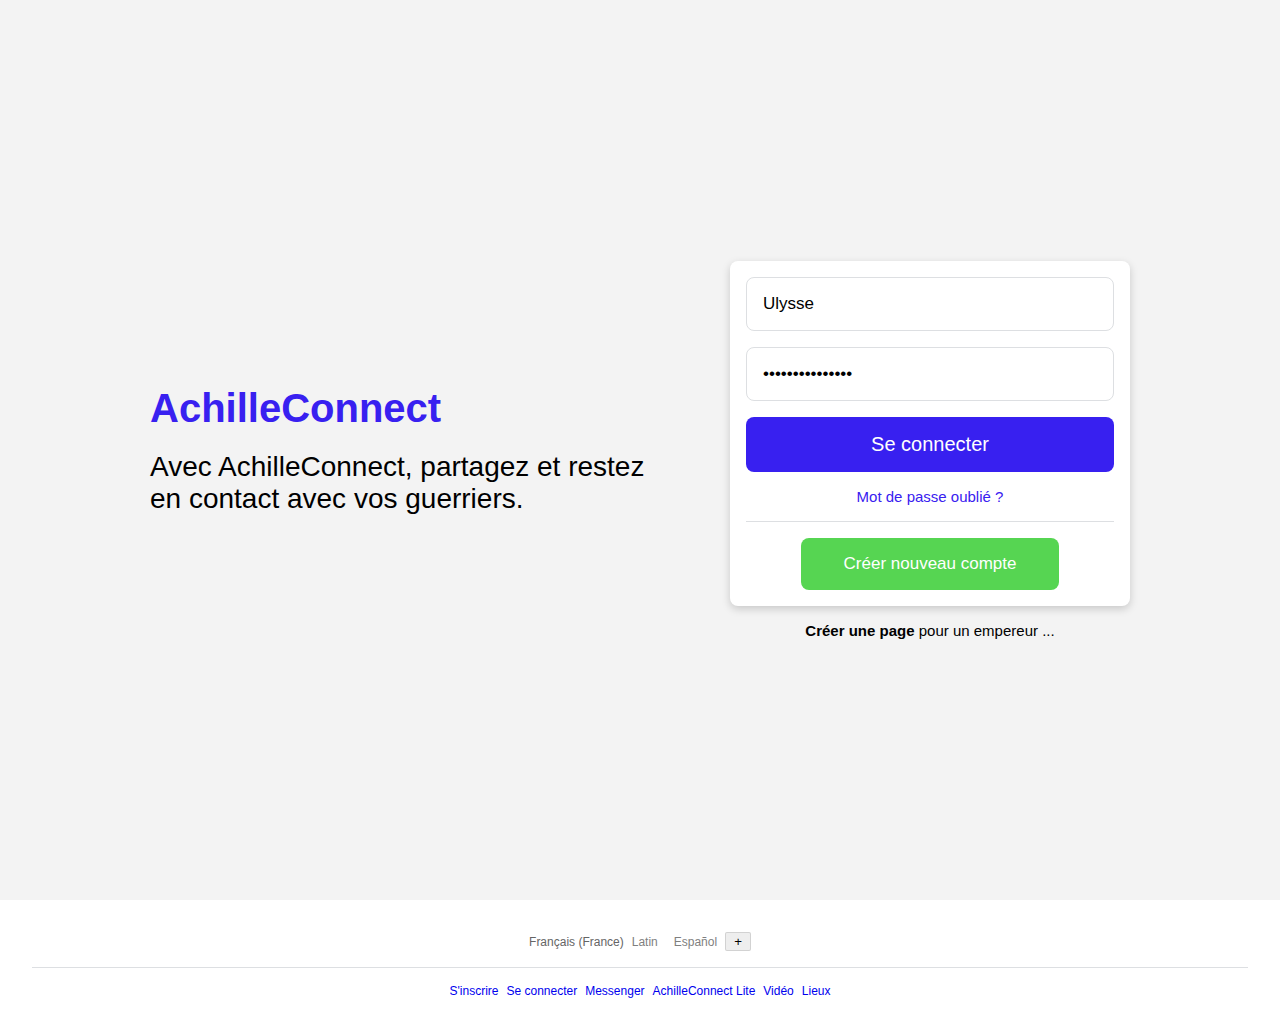
<file: index.html>
<!DOCTYPE html>
<html lang="fr">
<head>
    <meta charset="UTF-8">
    <meta name="viewport" content="width=device-width, initial-scale=1.0">
    <title>AchilleConnect - Connexion ou inscription</title>
    <link rel="shortcut icon" href="./images/icon/AchilleIcon.webp" type="image/x-icon">
    <link rel="stylesheet" href="./style/reset.css">
    <link rel="stylesheet" href="./style/login.css">
    <link rel="stylesheet" href="./style/footer.css">
</head>
<body>
    <main>
        <section id="login">
            <div id="left-login">
                <div class="title">
                    <h1>AchilleConnect</h1>
                </div>
                <div id="content">
                    <p>Avec AchilleConnect, partagez et restez en contact avec vos guerriers.</p>
                </div>
            </div>
            <div id="right-login">
                <form action="#">
                    <div id="login-form">
                        <input type="text" name="mail" id="mail" spellcheck="false" placeholder="Addresse e-mail ou numéro de tél." value="Ulysse">
                        <input type="password" name="password" id="password" placeholder="Votre mot de passe..." value="Gu3rr3-D3-Tr0i3">
                    </div>
                    <div id="buttons">
                        <a href="./pages/feed.html" id="connect-button">Se connecter</a>
                        <div id="forget-password">
                            <a href="#">Mot de passe oublié ?</a>
                        </div>
                    </div>
                    <div id="line"></div>
                    <div id="createAccount">
                        <button>Créer nouveau compte</button>
                    </div>
                </form>
                <div id="special-account">
                    <p><a href="#">Créer une page</a> pour un empereur ...</p>
                </div>
            </div>
        </section>
    </main>

    <footer>
        <div id="languages">
            <ul>
                <li><p>Français (France)</p></li>
                <li><a href="#">Latin</p></li>
                <li><a href="#">Español</a></li>
                <button style="user-select: none;">+</button>
            </ul>
        </div>
        <div id="line"></div>
        <div id="footer-content">
            <ul>
                <li><a href="#">S'inscrire</a></li>
                <li><a href="#">Se connecter</a></li>
                <li><a href="#">Messenger</a></li>
                <li><a href="#">AchilleConnect Lite</a></li>
                <li><a href="#">Vidéo</a></li>
                <li><a href="#">Lieux</a></li>
            </ul>
        </div>
    </footer>
</body>
</html>
</file>
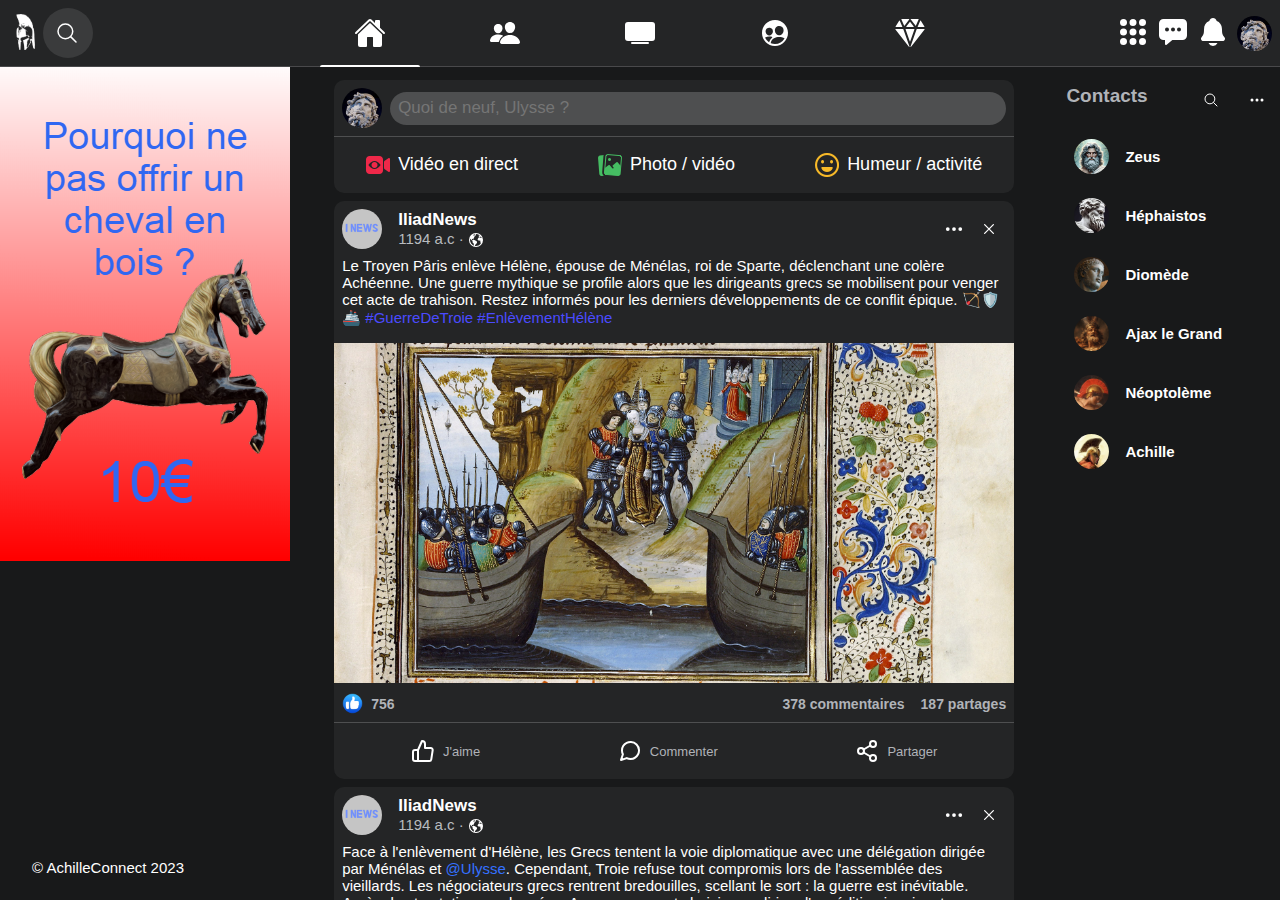
<file: pages/feed.html>
<!DOCTYPE html>
<html lang="fr">
<head>
    <meta charset="UTF-8">
    <meta name="viewport" content="width=device-width, initial-scale=1.0">
    <title>AchilleConnect</title>
    <link rel="stylesheet" href="../style/reset.css">
    <link rel="stylesheet" href="../style/style.css">
    <link rel="stylesheet" href="../style/header.css">
    <link rel="stylesheet" href="../style/footer.css">
    <link rel="stylesheet" href="../style/feed.css">
    <link rel="shortcut icon" href="../images/icon/AchilleIcon.webp">
</head>
<body>
    <header>
        <div id="lch">
            <div id="logo">
                <img src="../images/icon/AchilleIcon.webp" alt="Logo site">
            </div>
            <div id="research">
                <img src="../images/icon/search-outline.svg" alt="loupe">
                <input type="text" name="" id="" placeholder="Recherche">
            </div>
        </div>

        <div id="cch">
            <ul>
                <li id="active"><a href="#"><img src="../images/icon/home.svg" alt=""></a></li>
                <li><a href="#"><img src="../images/icon/people.svg" alt=""></a></li>
                <li><a href="#"><img src="../images/icon/tv.svg" alt=""></a></li>
                <li><a href="#"><img src="../images/icon/people-circle.svg" alt=""></a></li>
                <li><a href="#"><img src="../images/icon/diamond.svg" alt=""></a></li>
            </ul>
        </div>

        <div id="rch">
            <ul>
                <li class="rch-1"><a href="#"><img src="../images/icon/apps.svg" alt=""></a></li>
                <li class="rch-1"><a href="#"><img src="../images/icon/chatbox-ellipses.svg" alt=""></a></li>
                <li class="rch-1"><a href="#"><img src="../images/icon/notifications.svg" alt=""></a></li>
                <li id="rch-p"><a href="#"><div id="logo-profil"><img src="../images/logos/logo-ulysse.webp" alt=""></div></a></li>
            </ul>
        </div>
    </header>

    <main>
        <aside id="ad">
            <div id="advertisement">
                <a href="#"><img src="../images/pub/pub1.png" alt="pub1"></a>
            </div>

            <div id="copyright">
                <p>&copy; AchilleConnect 2023</p>
            </div>
        </aside>

        <section>
            <div id="scroll-section">
                <div class="content-section">
                    <div id="send-message">
                        <div class="profil-picture">
                            <img src="../images/logos/logo-ulysse.webp" alt="logo-profil">
                        </div>

                        <div id="message-input">
                            <input type="text" placeholder="Quoi de neuf, Ulysse ?">
                        </div>
                    </div>
    
                    <div id="send-button">
                        <ul>
                            <li><a href="#"><img src="../images/icon/camera.png" alt="video">Vidéo en direct</a></li>
                            <li><a href="#"><img src="../images/icon/photo.png" alt="video">Photo / vidéo</a></li>
                            <li id="mood"><a href="#"><img src="../images/icon/humeur.png" alt="video">Humeur / activité</a></li>
                        </ul>
                    </div>
                </div>
    
                <!-- --- -->

                <div class="content-section">
                    <div class="top-message-content">
                        <div class="top-left-post">
                            <div class="profil-picture">
                                <img src="../images/logos/inews.PNG" alt="photo-de-profil">
                            </div>
                            <div class="nom-date">
                                <div class="nom-post">
                                    <p><strong>IliadNews</strong></p>
                                </div>
                                <div class="date-post">
                                    <p>1194 a.c<span> · </span><img draggable="false" src="../images/icon/earth.svg" alt=""></p>
                                </div>
                            </div>
                        </div>
                        <div class="top-right-post">
                            <a href="#"><img src="../images/icon/ellipsis-horizontal.svg" alt=""></a>
                            <a href="#"><img src="../images/icon/close-outline.svg" alt="close"></a>
                        </div>
                    </div>
    
                    <div class="message-desc">
                        <p>Le Troyen Pâris enlève Hélène, épouse de Ménélas, roi de Sparte, déclenchant une colère Achéenne. Une guerre mythique se profile alors que les dirigeants grecs se mobilisent pour venger cet acte de trahison. Restez informés pour les derniers développements de ce conflit épique. 🏹🛡️🚢 <a href="" class="hastag">#GuerreDeTroie</a> <a href="" class="hastag">#EnlèvementHélène</a></p>
                    </div>
    
                    <div class="message-image">
                        <img src="../images/contenu/partie1/enlevement_d-helene.jpg" alt="">
                    </div>
    
                    <div class="bottom-message-content">
                        <div class="like-comment-count">
                            <div class="like">
                                <img src="../images/icon/like.png" alt="like">
                                <p>756</p>
                            </div>
                            <div class="comment">
                                <p>378 commentaires</p>
                                <p>187 partages</p>
                            </div>
                        </div>
    
                        <div class="like-comment-button">
                            <a href="#"><img src="../images/icon/thumbs-up.svg" alt=""> J'aime</a>
                            <a href="#"><img src="../images/icon/comment.svg" alt=""> Commenter</a>
                            <a href="#"><img src="../images/icon/share.svg" alt=""> Partager</a>
                        </div>
                    </div>
                </div>

                <!-- --- -->

                <div class="content-section">
                    <div class="top-message-content">
                        <div class="top-left-post">
                            <div class="profil-picture">
                                <img src="../images/logos/inews.PNG" alt="photo-de-profil">
                            </div>
                            <div class="nom-date">
                                <div class="nom-post">
                                    <p><strong>IliadNews</strong></p>
                                </div>
                                <div class="date-post">
                                    <p>1194 a.c<span> · </span><img draggable="false" src="../images/icon/earth.svg" alt=""></p>
                                </div>
                            </div>
                        </div>
                        <div class="top-right-post">
                            <a href="#"><img src="../images/icon/ellipsis-horizontal.svg" alt=""></a>
                            <a href="#"><img src="../images/icon/close-outline.svg" alt="close"></a>
                        </div>
                    </div>
    
                    <div class="message-desc">
                        <p>Face à l'enlèvement d'Hélène, les Grecs tentent la voie diplomatique avec une délégation dirigée par Ménélas et <a href="" class="tag">@Ulysse</a>. Cependant, Troie refuse tout compromis lors de l'assemblée des vieillards. Les négociateurs grecs rentrent bredouilles, scellant le sort : la guerre est inévitable. Après des tractations prolongées, Agamemnon est choisi pour diriger l'expédition imminente. Restez à l'affût des développements de cette crise qui façonne le destin des Achéens. 🕊️⚔️ <a href="" class="hastag">#GuerreDeTroie</a> <a href="" class="hastag">#NégociationsÉchouées</a></p>
                    </div>
    
                    <div class="bottom-message-content">
                        <div class="like-comment-count">
                            <div class="like">
                                <img src="../images/icon/like.png" alt="like">
                                <p>942</p>
                            </div>
                            <div class="comment">
                                <p>684 commentaires</p>
                                <p>376 partages</p>
                            </div>
                        </div>
    
                        <div class="like-comment-button">
                            <a href="#"><img src="../images/icon/thumbs-up.svg" alt=""> J'aime</a>
                            <a href="#"><img src="../images/icon/comment.svg" alt=""> Commenter</a>
                            <a href="#"><img src="../images/icon/share.svg" alt=""> Partager</a>
                        </div>
                    </div>
                </div>

                <!-- --- -->
                
                <div class="content-section">
                    <div class="top-message-content">
                        <div class="top-left-post">
                            <div class="profil-picture">
                                <img src="../images/logos/inews.PNG" alt="photo-de-profil">
                            </div>
                            <div class="nom-date">
                                <div class="nom-post">
                                    <p><strong>IliadNews</strong></p>
                                </div>
                                <div class="date-post">
                                    <p>1192 a.c<span> · </span><img draggable="false" src="../images/icon/earth.svg" alt=""></p>
                                </div>
                            </div>
                        </div>
                        <div class="top-right-post">
                            <a href="#"><img src="../images/icon/ellipsis-horizontal.svg" alt=""></a>
                            <a href="#"><img src="../images/icon/close-outline.svg" alt="close"></a>
                        </div>
                    </div>
    
                    <div class="message-desc">
                        <p>Dans les prémices de la guerre de Troie, la construction de la flotte s'étend sur deux ans, et les armées se mobilisent. Cependant, une tension se forme parmi les guerriers, certains hésitant à rejoindre l'expédition.
                            <br>
                            <br>
                            Dans une série de manœuvres dignes d'une épopée, Ulysse, de retour à Ithaque, tente d'échapper à la guerre en feignant la folie. Mais ses ruses sont déjouées par Nestor (ou Palamède), qui utilise habilement son fils Télémaque pour révéler la vérité. Démasqué, Ulysse est contraint de participer à l'effort de guerre.
                            <br>
                            <br>
                            Pendant ce temps, le jeune Achille, caché sur l'île de Scyros sur les ordres de sa mère Thétis, est découvert par Ulysse, réputé pour ses stratagèmes. Déguisé en marchand ambulant, Ulysse attire l'attention des filles du roi de Scyros avec des trésors séduisants. Lorsqu'une trompette guerrière retentit, une seule des jeunes filles se montre prête à combattre, révélant ainsi la véritable identité d'Achille. Les mystères et les ruses préfigurent l'éclat imminent de la guerre à venir. 🏹🛡️ <a href="" class="hastag">#GuerreDeTroie</a> <a href="" class="hastag">#Ulysse</a> <a href="" class="hastag">#AchilleDévoilés</a></p>
                    </div>
    
                    <div class="bottom-message-content">
                        <div class="like-comment-count">
                            <div class="like">
                                <img src="../images/icon/like.png" alt="like">
                                <p>468</p>
                            </div>
                            <div class="comment">
                                <p>138 commentaires</p>
                                <p>264 partages</p>
                            </div>
                        </div>
    
                        <div class="like-comment-button">
                            <a href="#"><img src="../images/icon/thumbs-up.svg" alt=""> J'aime</a>
                            <a href="#"><img src="../images/icon/comment.svg" alt=""> Commenter</a>
                            <a href="#"><img src="../images/icon/share.svg" alt=""> Partager</a>
                        </div>
                    </div>
                </div>

                <!-- --- -->

                <div class="content-section">
                    <div class="top-message-content">
                        <div class="top-left-post">
                            <div class="profil-picture">
                                <img src="../images/logos/inews.PNG" alt="photo-de-profil">
                            </div>
                            <div class="nom-date">
                                <div class="nom-post">
                                    <p><strong>IliadNews</strong></p>
                                </div>
                                <div class="date-post">
                                    <p>1192 a.c<span> · </span><img draggable="false" src="../images/icon/earth.svg" alt=""></p>
                                </div>
                            </div>
                        </div>
                        <div class="top-right-post">
                            <a href="#"><img src="../images/icon/ellipsis-horizontal.svg" alt=""></a>
                            <a href="#"><img src="../images/icon/close-outline.svg" alt="close"></a>
                        </div>
                    </div>
    
                    <div class="message-desc">
                        <p>Avant le déclenchement de la guerre de Troie, les Grecs, manquant de pilotes expérimentés, débarquent par erreur sur la côte asiatique, ravageant la région de Mysie qu'ils confondent avec la Troade. Télèphe, fils d'Héraclès et souverain de la région, parvient à les repousser jusqu'aux navires. Lorsqu'Achille le blesse, les Grecs réalisent leur méprise.
                            <br>
                            <br>
                            Reprenant la mer, une tempête s'abat sur la flotte grecque, dispersant les vaisseaux. Chacun rentre chez soi, mettant fin temporairement à l'expédition. Après cet échec initial, Agamemnon réclame directement Hélène à Priam, mais la demande est refusée. Les Troyens restent déterminés à conserver Hélène, quelles que soient les conséquences. Les erreurs et les obstacles marquent les prémices tumultueuses de la guerre à venir. ⚓🌊 <a href="" class="hastag">#GuerreDeTroie</a> <a href="" class="hastag">#ÉgarementGrecs</a></p>
                    </div>
    
                    <div class="bottom-message-content">
                        <div class="like-comment-count">
                            <div class="like">
                                <img src="../images/icon/like.png" alt="like">
                                <p>987</p>
                            </div>
                            <div class="comment">
                                <p>354 commentaires</p>
                                <p>438 partages</p>
                            </div>
                        </div>
    
                        <div class="like-comment-button">
                            <a href="#"><img src="../images/icon/thumbs-up.svg" alt=""> J'aime</a>
                            <a href="#"><img src="../images/icon/comment.svg" alt=""> Commenter</a>
                            <a href="#"><img src="../images/icon/share.svg" alt=""> Partager</a>
                        </div>
                    </div>
                </div>

                <!-- --- -->

                <div class="content-section">
                    <div class="top-message-content">
                        <div class="top-left-post">
                            <div class="profil-picture">
                                <img src="../images/logos/inews.PNG" alt="photo-de-profil">
                            </div>
                            <div class="nom-date">
                                <div class="nom-post">
                                    <p><strong>IliadNews</strong></p>
                                </div>
                                <div class="date-post">
                                    <p>1192 a.c<span> · </span><img draggable="false" src="../images/icon/earth.svg" alt=""></p>
                                </div>
                            </div>
                        </div>
                        <div class="top-right-post">
                            <a href="#"><img src="../images/icon/ellipsis-horizontal.svg" alt=""></a>
                            <a href="#"><img src="../images/icon/close-outline.svg" alt="close"></a>
                        </div>
                    </div>
    
                    <div class="message-desc">
                        <p>Dans les préparatifs de la guerre de Troie, Agamemnon, roi des Achéens, rassemble ses troupes et leur puissante flotte à Aulis. Cependant, des vents contraires les immobilisent, entravant leur progression. Le devin Calchas, consulté, révèle qu'Artémis est en colère contre Agamemnon pour s'être vanté d'être un chasseur supérieur à elle. La seule réparation possible, selon Calchas, est le sacrifice d'Iphigénie, la fille d'Agamemnon.
                            <br>
                            <br>
                            Confronté à un dilemme déchirant, Agamemnon se résout à sacrifier sa fille. Sous un prétexte fallacieux de mariage avec Achille, Iphigénie est amenée sur l'autel du sacrifice. Cependant, au dernier moment, Artémis intervient en substituant une biche à la jeune fille. Iphigénie est alors transportée en Tauride, où elle devient la grande prêtresse d'Artémis, selon Euripide. D'autres versions, comme celle d'Eschyle, suggèrent qu'Iphigénie est sacrifiée. Malgré cette épreuve, les vaisseaux achéens lèvent finalement l'ancre, signalant le début d'une expédition marquée par des choix tragiques. ⚔️🌊 <a href="" class="hastag">#GuerreDeTroie</a> <a href="" class="hastag">#Agamemnon</a> <a href="" class="hastag">#Iphigénie</a></p>
                    </div>

                    <div class="message-image">
                        <img src="../images/contenu/partie1/perdu.jpg" alt="">
                    </div>
    
                    <div class="bottom-message-content">
                        <div class="like-comment-count">
                            <div class="like">
                                <img src="../images/icon/like.png" alt="like">
                                <p>843</p>
                            </div>
                            <div class="comment">
                                <p>224 commentaires</p>
                                <p>168 partages</p>
                            </div>
                        </div>
    
                        <div class="like-comment-button">
                            <a href="#"><img src="../images/icon/thumbs-up.svg" alt=""> J'aime</a>
                            <a href="#"><img src="../images/icon/comment.svg" alt=""> Commenter</a>
                            <a href="#"><img src="../images/icon/share.svg" alt=""> Partager</a>
                        </div>
                    </div>
                </div>

                <!-- --- -->

                <div class="content-section">
                    <div class="top-message-content">
                        <div class="top-left-post">
                            <div class="profil-picture">
                                <img src="../images/logos/chronic.PNG" alt="photo-de-profil">
                            </div>
                            <div class="nom-date">
                                <div class="nom-post">
                                    <p><strong>ChroniclesOfTroy</strong></p>
                                </div>
                                <div class="date-post">
                                    <p>500 a.c<span> · </span><img draggable="false" src="../images/icon/earth.svg" alt=""></p>
                                </div>
                            </div>
                        </div>
                        <div class="top-right-post">
                            <a href="#"><img src="../images/icon/ellipsis-horizontal.svg" alt=""></a>
                            <a href="#"><img src="../images/icon/close-outline.svg" alt="close"></a>
                        </div>
                    </div>

                    <div class="message-desc">
                        <p>L'Iliade débute par une querelle légendaire opposant Agamemnon, le souverain des souverains et chef de l'expédition contre les Troyens, à Achille, le vaillant leader des Myrmidons. Cette dispute héroïque entraîne le retrait d'Achille du conflit, jetant les Achéens dans une série interminable de revers.</p>
                    </div>

                    <div class="message-image">
                        <img src="../images/contenu/partie2/achi_agame.jpg" alt="">
                    </div>

                    <div class="bottom-message-content">
                        <div class="like-comment-count">
                            <div class="like">
                                <img src="../images/icon/like.png" alt="like">
                                <p>78</p>
                            </div>
                            <div class="comment">
                                <p>48 commentaires</p>
                                <p>8 partages</p>
                            </div>
                        </div>

                        <div class="like-comment-button">
                            <a href="#"><img src="../images/icon/thumbs-up.svg" alt=""> J'aime</a>
                            <a href="#"><img src="../images/icon/comment.svg" alt=""> Commenter</a>
                            <a href="#"><img src="../images/icon/share.svg" alt=""> Partager</a>
                        </div>
                    </div>
                </div>

                <!-- --- -->

                <div class="content-section">
                    <div class="top-message-content">
                        <div class="top-left-post">
                            <div class="profil-picture">
                                <img src="../images/logos/inews.PNG" alt="photo-de-profil">
                            </div>
                            <div class="nom-date">
                                <div class="nom-post">
                                    <p><strong>IliadNews</strong></p>
                                </div>
                                <div class="date-post">
                                    <p>1185 a.c<span> · </span><img draggable="false" src="../images/icon/earth.svg" alt=""></p>
                                </div>
                            </div>
                        </div>
                        <div class="top-right-post">
                            <a href="#"><img src="../images/icon/ellipsis-horizontal.svg" alt=""></a>
                            <a href="#"><img src="../images/icon/close-outline.svg" alt="close"></a>
                        </div>
                    </div>
    
                    <div class="message-desc">
                        <p>Depuis maintenant neuf années, les Grecs assiègent la cité impénétrable de Troie, livrant des combats acharnés aux pieds de ses murailles défiantes. Malgré tous leurs efforts, les Grecs ne parviennent pas à percer la forteresse troyenne. Plongez dans ce monde mythique où l'honneur, les intrigues et les destins se tissent sur le champ de bataille légendaire ! ⚔️🏛️ <a href="" class="hastag">#GuerreDeTroie</a> <a href="" class="hastag">#ÉpopéeAntique</a></p>
                    </div>

                    <div class="message-image">
                        <img src="../images/contenu/partie1/perdu.jpg" alt="">
                    </div>
    
                    <div class="bottom-message-content">
                        <div class="like-comment-count">
                            <div class="like">
                                <img src="../images/icon/like.png" alt="like">
                                <p>268</p>
                            </div>
                            <div class="comment">
                                <p>68 commentaires</p>
                                <p>13 partages</p>
                            </div>
                        </div>
    
                        <div class="like-comment-button">
                            <a href="#"><img src="../images/icon/thumbs-up.svg" alt=""> J'aime</a>
                            <a href="#"><img src="../images/icon/comment.svg" alt=""> Commenter</a>
                            <a href="#"><img src="../images/icon/share.svg" alt=""> Partager</a>
                        </div>
                    </div>
                </div>

                <!-- --- -->

                <div class="content-section">
                    <div class="top-message-content">
                        <div class="top-left-post">
                            <div class="profil-picture">
                                <img src="../images/logos/inews.PNG" alt="photo-de-profil">
                            </div>
                            <div class="nom-date">
                                <div class="nom-post">
                                    <p><strong>IliadNews</strong></p>
                                </div>
                                <div class="date-post">
                                    <p>1185 a.c<span> · </span><img draggable="false" src="../images/icon/earth.svg" alt=""></p>
                                </div>
                            </div>
                        </div>
                        <div class="top-right-post">
                            <a href="#"><img src="../images/icon/ellipsis-horizontal.svg" alt=""></a>
                            <a href="#"><img src="../images/icon/close-outline.svg" alt="close"></a>
                        </div>
                    </div>
    
                    <div class="message-desc">
                        <p>Au cœur des tensions de la Guerre de Troie, une expédition contre une cité voisine se transforme en un drame captivant. Des prisonnières deviennent le butin de guerre, attribué aux chefs achéens victorieux. Agamemnon s'octroie Chryséis, tandis qu'Achille obtient Briséis.
                        <br>
                        <br>
                        Cependant, l'histoire prend une tournure tragique lorsque le père de Chryséis, Chrysès, se présente pour réclamer sa fille, offrant une rançon généreuse. Au lieu de négociations, Agamemnon répond par des insultes, chassant le grand prêtre d'Apollon. Humilié, Chrysès invoque la colère divine contre les Grecs, plongeant la guerre dans une spirale de destins entrelacés. 🏹📜 <a href="" class="hastag">#GuerreDeTroie</a> <a href="" class="hastag">#TensionsÉpiques</a></p>
                    </div>
    
                    <div class="bottom-message-content">
                        <div class="like-comment-count">
                            <div class="like">
                                <img src="../images/icon/like.png" alt="like">
                                <p>297</p>
                            </div>
                            <div class="comment">
                                <p>98 commentaires</p>
                                <p>67 partages</p>
                            </div>
                        </div>
    
                        <div class="like-comment-button">
                            <a href="#"><img src="../images/icon/thumbs-up.svg" alt=""> J'aime</a>
                            <a href="#"><img src="../images/icon/comment.svg" alt=""> Commenter</a>
                            <a href="#"><img src="../images/icon/share.svg" alt=""> Partager</a>
                        </div>
                    </div>
                </div>

                <!-- --- -->

                <div class="content-section">
                    <div class="top-message-content">
                        <div class="top-left-post">
                            <div class="profil-picture">
                                <img src="../images/logos/inews.PNG" alt="photo-de-profil">
                            </div>
                            <div class="nom-date">
                                <div class="nom-post">
                                    <p><strong>IliadNews</strong></p>
                                </div>
                                <div class="date-post">
                                    <p>1185 a.c<span> · </span><img draggable="false" src="../images/icon/earth.svg" alt=""></p>
                                </div>
                            </div>
                        </div>
                        <div class="top-right-post">
                            <a href="#"><img src="../images/icon/ellipsis-horizontal.svg" alt=""></a>
                            <a href="#"><img src="../images/icon/close-outline.svg" alt="close"></a>
                        </div>
                    </div>
    
                    <div class="message-desc">
                        <p>Au cœur de la Guerre de Troie, <a href="" class="tag">@Ulysse</a> orchestre un fameux cheval de bois, un piège laissé aux portes de la ville et introduit par les Troyens eux-mêmes.
                        <br>
                        <br>
                        Au chant IV, Télémaque découvre comment Hélène, mimant les voix des femmes achéennes, et Ulysse, ingénieux,trompent les Troyens.
                        <br>
                        <br>
                        Au chant XI, aux Enfers, <a href="" class="tag">@Ulysse</a> partage avec Achille l'ardeur de son fils Néoptolème et sa présence dans le cheval. Virgile, dans l'Énéide, décrit les derniers instants de Troie : le cheval abandonné, les délibérations troyennes, et la tragédie de Laocoon étouffé avec ses fils par des serpents, un présage d'Athéna. Une intrigue qui a façonné le destin de Troie. ⚔️🐎 <a href="" class="hastag">#GuerreDeTroie</a> <a href="" class="hastag">#StratagèmeUlysse</a></p>
                    </div>

                    <div class="message-image">
                        <img src="../images/contenu/partie2/cheval_de_troie.jpg" alt="">
                    </div>

                    <div class="bottom-message-content">
                        <div class="like-comment-count">
                            <div class="like">
                                <img src="../images/icon/like.png" alt="like">
                                <p>869</p>
                            </div>
                            <div class="comment">
                                <p>354 commentaires</p>
                                <p>158 partages</p>
                            </div>
                        </div>

                        <div class="like-comment-button">
                            <a href="#"><img src="../images/icon/thumbs-up.svg" alt=""> J'aime</a>
                            <a href="#"><img src="../images/icon/comment.svg" alt=""> Commenter</a>
                            <a href="#"><img src="../images/icon/share.svg" alt=""> Partager</a>
                        </div>
                    </div>
                </div>

                <!-- --- -->

                <div class="content-section">
                    <div class="top-message-content">
                        <div class="top-left-post">
                            <div class="profil-picture">
                                <img src="../images/logos/inews.PNG" alt="photo-de-profil">
                            </div>
                            <div class="nom-date">
                                <div class="nom-post">
                                    <p><strong>IliadNews</strong></p>
                                </div>
                                <div class="date-post">
                                    <p>1184 a.c<span> · </span><img draggable="false" src="../images/icon/earth.svg" alt=""></p>
                                </div>
                            </div>
                        </div>
                        <div class="top-right-post">
                            <a href="#"><img src="../images/icon/ellipsis-horizontal.svg" alt=""></a>
                            <a href="#"><img src="../images/icon/close-outline.svg" alt="close"></a>
                        </div>
                    </div>
    
                    <div class="message-desc">
                        <p>Les Troyens, tombant dans le piège tendu par les Grecs, font entrer le cheval en abattant une muraille. À la nuit tombée, les guerriers surgissent, ouvrant les portes de la ville à leurs compagnons revenus de Ténédos. Troie succombe à l'assaut, pillée, incendiée, Priam égorgé. Énée fuit avec son fils et son père Anchise, fondant plus tard Rome après quelques détours auprès de Didon à Carthage.
                        <br>
                        <br>
                        Le retour des chefs grecs dévoile des destins tragiques. Agamemnon, de retour à Mycènes, est assassiné par l'amant de Clytemnestre, qui prend le pouvoir avant d'être tué par Oreste. Ménélas relate ses épreuves, retenu longtemps dans l'île de Pharos, découvrant les destins tragiques de ses compagnons. Ulysse, retenu par Calypso, révèle les sombres péripéties de la Guerre de Troie aux Phéaciens lors de son passage aux Enfers. 🏛️⚔️ <a href="" class="hastag">#ChuteDeTroie</a> <a href="" class="hastag">#OdysséeDesHéros</a></p>
                    </div>

                    <div class="message-image">
                        <img src="../images/contenu/partie2/cheval_de_bois.webp" alt="">
                    </div>

                    <div class="bottom-message-content">
                        <div class="like-comment-count">
                            <div class="like">
                                <img src="../images/icon/like.png" alt="like">
                                <p>120</p>
                            </div>
                            <div class="comment">
                                <p>248 commentaires</p>
                                <p>64 partages</p>
                            </div>
                        </div>
    
                        <div class="like-comment-button commentaire">
                            <a href="#"><img src="../images/icon/thumbs-up.svg" alt=""> J'aime</a>
                            <a href="#"><img src="../images/icon/comment.svg" alt=""> Commenter</a>
                            <a href="#"><img src="../images/icon/share.svg" alt=""> Partager</a>
                        </div>
    
                        <div class="commentaire-post">
                            <div class="voir-plus">
                                <p>Voir plus de commentaires</p>
                            </div>
                            <div class="corps-commentaire">
                                <div class="profil-picture on-top">
                                    <img src="../images/logos/logo-ulysse.webp" alt="">
                                </div>
                                <div class="carre-commantaire">
                                    <div class="text-commantaire">
                                        <div class="nom-post">
                                            <p><strong>Achille</strong></p>
                                        </div>
                                        <div class="contenu">
                                            <p>Présentant un cheval en bois comme retraite, nos guerriers se cachent à l'intérieur. La nuit tombée, ils ouvriront les portes de Troie. Victoire assurée ! 🏹🌌 <a href="" class="hastag">#ChevalDeTroie</a> <a href="" class="hastag">#StratégieGagnante</a></p>
                                            <a href="../pages/cheval-de-troie.html" id="lien">Cheval de Troie</a>
                                        </div>
                                    </div>
                                    <div class="time">
                                        <p>5 j</p>
                                        <strong>J'aime</strong>
                                        <strong>Répondre</strong>
                                    </div>
                                </div>
                            </div>
                        </div>
                    </div>
                </div>

                <!-- --- -->

                <div class="content-section">
                    <div class="top-message-content">
                        <div class="top-left-post">
                            <div class="profil-picture">
                                <img src="../images/logos/inews.PNG" alt="photo-de-profil">
                            </div>
                            <div class="nom-date">
                                <div class="nom-post">
                                    <p><strong>IliadNews</strong></p>
                                </div>
                                <div class="date-post">
                                    <p>1185 a.c<span> · </span><img draggable="false" src="../images/icon/earth.svg" alt=""></p>
                                </div>
                            </div>
                        </div>
                        <div class="top-right-post">
                            <a href="#"><img src="../images/icon/ellipsis-horizontal.svg" alt=""></a>
                            <a href="#"><img src="../images/icon/close-outline.svg" alt="close"></a>
                        </div>
                    </div>
    
                    <div class="message-desc">
                        <p>La ville légendaire de Troie succombe après un siège prolongé, mettant fin à la guerre mythique qui a secoué les dieux et les hommes. Les dirigeants grecs célèbrent leur victoire, mais la tragédie et le destin scellé laissent une empreinte indélébile sur cette épopée. Restez informés pour les récits poignants des retours des héros grecs. ⚔️🏛️ <a href="" class="hastag">#ChutedeTroie</a> <a href="" class="hastag">#FindeGuerreÉpique</a></p>
                    </div>

                    <div class="message-image">
                        <img src="../images/contenu/partie2/cheval_de_troie.jpg" alt="">
                    </div>
    
                    <div class="bottom-message-content">
                        <div class="like-comment-count">
                            <div class="like">
                                <img src="../images/icon/like.png" alt="like">
                                <p>869</p>
                            </div>
                            <div class="comment">
                                <p>354 commentaires</p>
                                <p>158 partages</p>
                            </div>
                        </div>
    
                        <div class="like-comment-button">
                            <a href="#"><img src="../images/icon/thumbs-up.svg" alt=""> J'aime</a>
                            <a href="#"><img src="../images/icon/comment.svg" alt=""> Commenter</a>
                            <a href="#"><img src="../images/icon/share.svg" alt=""> Partager</a>
                        </div>
                    </div>
                </div>

                <!-- --- -->

                <div class="content-section">
                    <div class="top-message-content">
                        <div class="top-left-post">
                            <div class="profil-picture">
                                <img src="../images/logos/inews.PNG" alt="photo-de-profil">
                            </div>
                            <div class="nom-date">
                                <div class="nom-post">
                                    <p><strong>IliadNews</strong></p>
                                </div>
                                <div class="date-post">
                                    <p>1185 a.c<span> · </span><img draggable="false" src="../images/icon/earth.svg" alt=""></p>
                                </div>
                            </div>
                        </div>
                        <div class="top-right-post">
                            <a href="#"><img src="../images/icon/ellipsis-horizontal.svg" alt=""></a>
                            <a href="#"><img src="../images/icon/close-outline.svg" alt="close"></a>
                        </div>
                    </div>
    
                    <div class="message-desc">
                        <h1>SOURCES:</h1>
                        <ul id="sources">
                            <li><a href="https://essentiels.bnf.fr/fr/litterature/antiquite/523f3805-7ddb-43de-90c6-d1e964e8b833-homere-sur-traces-ulysse/article/7797782c-4c8b-4243-ade4-49784faeb129-guerre-troie-cadre-iliade" target="_blank">Les Essentiels</a></li>
                            <li><a href="https://fr.wikipedia.org/wiki/Cheval_de_Troie" target="_blank">Wikipedia</a></li>
                            <li><a href="https://www.histoire-pour-tous.fr/dossiers/5453-site-archeologique-troie.html#:~:text=Le%20mythe%20de%20la%20guerre%20de%20Troie&text=J.C.%2C%20Hom%C3%A8re%20raconta%20l'histoire,plus%20belle%20des%20femmes%2C%20H%C3%A9l%C3%A8ne." target="_blank">Histoire pour tous</a></li>
                            <li><a href="https://www.herodote.net/Vivre_a_l_epoque_de_l_Iliade-synthese-637.php#:~:text=La%20guerre%20de%20Troie%20a,la%20cit%C3%A9%20d%C3%A9crite%20par%20Hom%C3%A8re." target="_blank">Herodote</a></li>
                            <a href="https://www.geo.fr/histoire/quelle-est-la-veritable-histoire-du-cheval-de-troie-211352" target="_blank">Geo</a>
                        </ul>
                    </div>

                    <div class="bottom-message-content">
                        <div class="like-comment-count">
                            <div class="like">
                                <img src="../images/icon/like.png" alt="like">
                                <p>999</p>
                            </div>
                            <div class="comment">
                                <p>999 commentaires</p>
                                <p>999 partages</p>
                            </div>
                        </div>
    
                        <div class="like-comment-button">
                            <a href="#"><img src="../images/icon/thumbs-up.svg" alt=""> J'aime</a>
                            <a href="#"><img src="../images/icon/comment.svg" alt=""> Commenter</a>
                            <a href="#"><img src="../images/icon/share.svg" alt=""> Partager</a>
                        </div>
                    </div>
                </div>

                <!-- --- -->



            </div>
        </section>

        <aside id="friend">
            <div id="friend-list">
                <div id="contact-title">
                    <h1>Contacts</h1>
                    <ul>
                        <a href="#"><img src="../images/icon/search-outline.svg" alt=""></a>
                        <a href="#"><img src="../images/icon/ellipsis-horizontal.svg" alt=""></a>
                    </ul>
                </div>
                <div class="friend-a">
                    <a href="#" title="Roi des dieux et humains">
                        <div class="logo">
                            <img src="../images/logos/zeus.png" alt="logo">
                        </div>
                        <div class="name">
                            <h2>Zeus</h2>
                        </div>
                    </a>
                </div>

                <div class="friend-a">
                    <a href="#" title="Dieu du feu">
                        <div class="logo">
                            <img src="../images/logos/hephaistos.png" alt="logo">
                        </div>
                        <div class="name">
                            <h2>Héphaistos</h2>
                        </div>
                    </a>
                </div>

                <div class="friend-a">
                    <a href="#" title="Roi d'Argos">
                        <div class="logo">
                            <img src="../images/logos/diomede.PNG" alt="logo">
                        </div>
                        <div class="name">
                            <h2>Diomède</h2>
                        </div>
                    </a>
                </div>

                <div class="friend-a">
                    <a href="#" title="Cousin d'Achille">
                        <div class="logo">
                            <img src="../images/logos/ajax.png" alt="logo">
                        </div>
                        <div class="name">
                            <h2>Ajax le Grand</h2>
                        </div>
                    </a>
                </div>

                <div class="friend-a">
                    <a href="#" title="Fils d'Achille">
                        <div class="logo">
                            <img src="../images/logos/neoptoleme.png" alt="logo">
                        </div>
                        <div class="name">
                            <h2>Néoptolème</h2>
                        </div>
                    </a>
                </div>

                <div class="friend-a">
                    <a href="#" title="Hero de la guerre de Troie">
                        <div class="logo">
                            <img src="../images/logos/../logos/achille.png" alt="logo">
                        </div>
                        <div class="name">
                            <h2>Achille</h2>
                        </div>
                    </a>
                </div>
            </div>
        </aside>
    </main>
</body>
</html>
</file>
<file: style/login.css>
body{
    background-color: #f3f3f3;
}

main{
    width: 100%;
    height: 100%;
    display: flex;
    align-items: center;
    justify-content: center;
    font-family: Helvetica, Arial, sans-serif;
}

#login{
    display: flex;
    flex-direction: row;
    align-items: center;
}

#left-login{
    margin-right: 80px;
}

#left-login h1{
    font-size: 4em;
    margin-bottom: 20px;
    color: #3820f0;
}

#left-login p{
    font-size: 2.8em;
    width: 500px;
}

form{
    display: flex;
    flex-direction: column;
    gap: 16px;
    box-shadow: 0 3px 8px #0000002d;
    padding: 16px;
    border-radius: 8px;
    background-color: #ffffff;
    width: 400px;
}

a#connect-button{
    width: 100%;
    padding: 16px 0;
    background-color: #3820f0;
    color: #FFFFFF;
    border-radius: 8px;
    font-size: 2em;
    text-align: center;
}

#forget-password{
    margin-top: 8px;
}

#forget-password a{
    font-size: 1.5em;
    color: #3820f0;
}

#forget-password a:hover{
    text-decoration: underline;
}

#buttons{
    display: flex;
    flex-direction: column;
    align-items: center;
    gap: 8px;
}

#login-form{
    display: flex;
    flex-direction: column;
    gap: 16px;
}

#login-form input{
    border: 1px solid #dddfe2;
    padding: 16px;
    font-size: 1.7em;
    border-radius: 8px;
    width: 100%;
}

#login-form #forget-password a:hover{
    text-decoration: underline;
}

#login-form input:focus{
    border: 1px solid #65b2f1;
    box-shadow: 0 0 5px #65b2f1;
}

#line{
    border-bottom: 1px solid #dddfe2;
    width: 100%;
}

#createAccount{
    display: flex;
    align-items: center;
    justify-content: center;
}

#createAccount button{
    width: 70%;
    height: auto;
    padding: 16px;
    background-color: #56D552;
    color: #ffffff;
    border-radius: 8px;
    font-size: 1.7em;
}

#special-account{
    margin-top: 16px;
    font-size: 1.5em;
    text-align: center;
}

#special-account a{
    font-weight: bold;
    color: #000000;
}

#special-account a:hover{
    text-decoration: underline;
}

@media (max-width: 1150px){
    #login{
        flex-direction: column;
    }

    #left-login{
        margin: 0;
        align-items: center;
        width: 378px;
    }

    #left-login p{
        font-size: 2.3em;
        width: auto;
        margin-bottom: 32px;
    }

    #left-login .title{
        text-align: center;
    }
}

@media (max-width: 456px){
    #footer-content ul{
        flex-wrap: wrap;
    }

    #left-login{
        width: 80%;
    }

    #login, #right-login{
        width: 100%;
    }

    form{
        width: 100%;
    }
}

@media (max-width: 375px){
    #createAccount button{
        width: 100%;
    }
}
</file>
<file: style/footer.css>
footer{
    background-color: #ffffff;
    padding: 32px;
    font-family: Helvetica, Arial, sans-serif;
    font-size: 1.2em;
    display: flex;
    flex-direction: column;
    align-items: center;
    gap: 16px;
    width: 100%;
}

#languages ul, #footer-content ul{
    display: flex;
    flex-direction: row;
    align-items: center;
    flex-wrap: wrap;
    gap: 8px;
    color: #656565;
}

#languages a{
    color: #7f7f7f;
}

#languages a:hover{
    text-decoration: underline;
}

#languages button{
    padding: 1px 8px;
    background-color: #eeeeee;
    border-radius: 2px;
    border: 1px solid #65656534;
}

#languages button:hover{
    background-color: #9494943e;
}
</file>
<file: style/style.css>
body{
    background: #18191A;
}
</file>
<file: style/header.css>
header{
    background: #242526;
    padding: 8px;
    border-bottom: 1px solid #74757676;
    display: flex;
    flex-direction: row;
    justify-content: space-between;
    position: fixed;
    width: 100%;
    z-index: 999;
}

#lch{
    display: flex;
    align-items: center;
    width: 155px;
}

#logo img{
    width: 35px;
    height: auto;
}

#logo-profil{
    overflow: hidden;
    border-radius: 50px;
    width: 35px;
    height: 35px;
}

#logo-profil img{
    width: 35px !important;
    height: auto;
    -webkit-filter: invert(0%) !important;
}

#research{
    display: flex;
    flex-direction: row;
    align-items: center;
    gap: 8px;
    background-color: #3A3B3C;
    border-radius: 50px;
}

#research img{
    width: 24px;
    margin-left: 12px;
}

#research input{
    padding: 12px;
    background-color: transparent;
    color: #ffffff;
    font-size: 1.7em;
}

#cch{
    display: flex;
    align-items: center;
    justify-content: center;
    width: 680px;
}

#cch ul{
    display: flex;
    flex-direction: row;
    justify-content: space-between;
    align-items: center;
    height: 100%;
    width: 100%;
}

#cch li{
    width: 100px;
    height: 100%;
}

#cch a{
    display: flex;
    width: 100%;
    height: 100%;
    justify-content: center;
}

#cch img, #rch img{
    width: 32px;
}

#rch, #rch ul{
    display: flex;
    flex-direction: row;
    align-items: center;
}

#rch ul{
    gap: 8px;
}

#active{
    position: relative;
}

#active a:hover{
    background-color: transparent !important;    
}

#active ::before{
    content: "";
    width: 100%;
    height: 2px;
    border-top-left-radius: 2px;
    border-top-right-radius: 2px;
    background-color: #fff;
    position: absolute;
    bottom: -9px;
}

#cch img, #rch img, #lch img{
    -webkit-filter: invert(100%);
}

#cch a:hover{
    background-color: #ffffff80;
    border-radius: 8px;
}
</file>
<file: style/feed.css>
#ad, #friend{
    width: 290px;
    height: 100%;
    position: relative;
}

section{
    width: 80%;
    height: 100%;
    padding-top: 72px;
    overflow: auto;
}

#scroll-section{
    width: 680px;
    height: 100%;
    padding-bottom: 16px;
    display: block;
    margin: 0 auto;
}

section::-webkit-scrollbar{
    width: 3px;
}

section::-webkit-scrollbar-track{
    background-color: #B8BBBF;
}

section::-webkit-scrollbar-thumb{
    background-color: #4E4F50;
}

#friend-list{
    position: fixed;
}

main{
    display: flex;
    flex-direction: row;
    justify-content: space-between;
    width: 100%;
    height: 100%;
}

#ad{
    min-width: 290px;
}

#advertisement{
    position: absolute;
    top: 61px;
    width: 100%;
}

#advertisement a{
    display: block;
    background-color: #fff;
    width: 100%;
    height: 500px;
}

#advertisement a img{
    width: 100%;
    height: 100%;
}

#copyright{
    position: absolute;
    bottom: 0;
    width: 100%;
    padding: 24px 32px;
}

#copyright p{
    font-size: 1.5em;
    color: #fff;
    font-family: Helvetica, Arial, sans-serif;
}

#friend{
    padding: 0 8px;
}

.friend-a{
    width: 100%;
    height: auto;
    border-radius: 10px;
}

.friend-a:hover{
    background-color: #ffffff34;
}

.friend-a a{
    padding: 8px;
    display: flex;
    flex-direction: row;
    align-items: center;
    gap: 16px;
    color: #ffffff;
    font-family: Helvetica, Arial, sans-serif;
}

.friend-a img{
    width: 35px;
    height: auto;
}

.friend-a .logo{
    width: 35px;
    height: 35px;
    overflow: clip;
    border-radius: 50px;
    position: relative;
}

.friend-a img{
    width: 100%;
}

#friend-list{
    position: relative;
    top: 85px;
    display: flex;
    flex-direction: column;
    gap: 8px;
}

#contact-title{
    display: flex;
    flex-direction: row;
    justify-content: space-between;
}

#contact-title ul{
    display: flex;
    flex-direction: row;
    gap: 16px;
}

#contact-title ul a{
    width: 30px;
    height: 30px;
    display: flex;
    align-items: center;
    justify-content: center;
}

#contact-title ul a:hover{
    background-color: #b0b3b84e;
    border-radius: 50px;
}

#contact-title ul img{
    width: 16px;
    height: auto;
    filter: invert(1);
}

#contact-title h1{
    font-size: 1.9em;
    font-family: Helvetica, Arial, sans-serif;
    color: #B0B3B8;
    margin-bottom: 16px;
}

.profil-picture{
    width: 40px;
    height: 40px;
    overflow: clip;
    border-radius: 50%;
}

.profil-picture img{
    width: 40px;
    height: auto;
}

.profil-picture img:hover{
    cursor: pointer;
    filter: brightness(1.1);
}

#send-message{
    display: flex;
    flex-direction: row;
    align-items: center;
    justify-content: space-between;
    padding: 8px;
    gap: 8px;
    border-bottom: 1px solid #4E4F50;
}

#message-input input[type=text], #message-input{
    width: 100%;
    height: 33px;
    font-size: 1.3em;
    border-radius: 50px;
}

#message-input input[type=text]{
    padding: 0 8px;
    cursor: pointer;
    background-color: #4E4F50;
    color: #B8BBBF;
}

#message-input input[type=text]:hover{
    filter: brightness(1.3);
}

.content-section{
    background-color: #242526;
    border-radius: 10px;
    /* padding: 8px 15px; */
    margin-top: 8px;
}

#send-button ul{
    display: flex;
    flex-direction: row;
    justify-content: space-between;
    padding: 16px;
}

#send-button a{
    padding: 8px 16px;
    font-size: 1.8em;
    color: #FFFFFF;
    font-family: Arial, Helvetica, sans-serif;
}

#send-button a:hover{
    background-color: #b8bbbf5f;
    border-radius: 10px;
}

#send-button img{
    vertical-align: middle;
    margin-right: 8px;
}

.top-message-content{
    display: flex;
    flex-direction: row;
    justify-content: space-between;
    gap: 16px;
}

.top-message-content, .message-desc{
    padding: 8px 8px 0 8px;
}

.message-desc h1{
    font-size: 1.7em;
    color: #fff;
    font-family: 'Franklin Gothic Medium', 'Arial Narrow', Arial, sans-serif;
    font-weight: 500;
}

.top-left-post{
    display: flex;
    flex-direction: row;
    gap: 16px;
    align-items: center;
}

.nom-post strong{
    color: #FFF;
    font-size: 1.7em;
    font-family: Arial, Helvetica, sans-serif;
    cursor: pointer;
}

.nom-post strong:hover{
    text-decoration: underline;
}

.date-post{
    color: #B8BBBF;
    font-family: Arial, Helvetica, sans-serif;
    font-size: 1.5em;
}

.date-post span{
    user-select: none;
}

.date-post img{
    width: 16px;
    height: auto;
    vertical-align: middle;
    filter: invert(1);
    user-select: none;
}

.top-right-post{
    display: flex;
    flex-direction: row;
    justify-content: center;
    align-items: center;
}

.top-right-post img{
    width: 20px;
    height: auto;
    filter: invert(1);
}

.top-right-post a{
    width: 35px;
    height: 35px;
    display: flex;
    align-items: center;
    justify-content: center;
}

.top-right-post a:hover{
    border-radius: 50px;
    background-color: #ffffff34;
}

.message-desc p{
    margin-bottom: 16px;
    font-family: Arial, Helvetica, sans-serif;
    color: #FFFFFF;
    font-size: 1.5em;
}

.message-image{
    width: 100%;
    max-height: 500px;
    overflow: clip;
}

.message-image img{
    width: 100%;
    height: auto;
}

.like-comment-count{
    display: flex;
    flex-direction: row;
    justify-content: space-between;
    padding: 8px;
    font-family: Arial, Helvetica, sans-serif;
    color: #FFFFFF;
    border-bottom: 1px solid #4E4F50;
}

.like-comment-count p{
    font-size: 1.4em;
    cursor: pointer;
    color: #B0B3B8;
    font-weight: bold;
}

.like-comment-count img{
    width: 21px;
    height: auto;
}

.like-comment-count p:hover{
    text-decoration: underline;
}

.comment, .like{
    display: flex;
    flex-direction: row;
    align-items: center;
    gap: 16px;
    user-select: none;
}

.like{
    gap: 8px;
}

.like-comment-button{
    display: flex;
    flex-direction: row;
    justify-content: space-around;
    padding: 8px;
    user-select: none;
}

.like-comment-button a{
    display: flex;
    align-items: center;
    gap: 8px;
    color: #B0B3B8;
    font-family: Arial, Helvetica, sans-serif;
    font-size: 1.3em;
    padding: 8px 64px;
}

.like-comment-button a:hover{
    background-color: #4E4F50;
    border-radius: 8px;
}

.like-comment-button img{
    filter: invert(1);
}

.commentaire{
    border-bottom: 1px solid #4E4F50;
}

.commentaire-post{
    display: flex;
    flex-direction: column;
    padding: 8px;
}

.text-commantaire{
    background-color: #3A3B3C;
    border-radius: 12px;
}

.commentaire-post strong:hover{
    text-decoration: underline;
}

.voir-plus p{
    margin: 12px;
    font-size: 1.4em;
    color: #B0B3B8;
    font-family: Arial, Helvetica, sans-serif;
    font-weight: bold;
    cursor: pointer;
    display: inline-block;
}

.voir-plus p:hover{
    text-decoration: underline;
}

.corps-commentaire{
    display: flex;
    flex-direction: row;
    align-items: center;
    margin-top: 6px;
    position: relative;
}

.on-top{
    position: absolute;
    top: 0;
    left: 10px;
}

.text-commantaire{
    padding: 8px;
    margin-left: 65px;
    color: #FFFFFF;
}

.contenu p{
    font-size: 1.5em;
    font-family: Arial, Helvetica, sans-serif;
}

.time{
    display: flex;
    flex-direction: row;
    gap: 16px;
    color: #B8BBBF;
    font-family: Arial, Helvetica, sans-serif;
    margin-top: 8px;
}

.time p, .time strong{
    font-size: 1.4em;
}

.time strong{
    cursor: pointer;
}

a.hastag{
    color: #4b4bff;
}

a.hastag:hover{
    text-decoration: underline;
}

a.tag{
    color: #3471ff;
}

#sources a{
    font-family: 'Franklin Gothic Medium', 'Arial Narrow', Arial, sans-serif;
    font-size: 1.7em;
    color: #618cea;
    text-decoration: underline;
}

a#lien{
    color: #3471ff;
    font-size: 1.7em;
    text-decoration: underline;
    font-family: 'Franklin Gothic Medium', 'Arial Narrow', Arial, sans-serif;
}

/* Responsive */

@media (max-width: 1240px){
    #ad{
        display: none;
    }

    #scroll-section{
        margin-left: 70px;
    }
}

@media (max-width: 1350px){
    /* Nav */

    #research input{
        display: none;
    }

    #research{
        width: 50px;
        height: 50px;
        gap: 0;
        cursor: pointer;
    }

    #research:hover{
        background-color: #4E4F50;
    }

    #cch{
        width: 50.6%;
    }
}

@media (max-width: 1190px){
    #mood{
        display: none;
    }

    #send-button ul{
        justify-content: space-around;
    }
}

@media (max-width: 1060px){
    #friend{
        display: none;
    }

    section{
        width: 100%;
    }

    #scroll-section{
        margin: 0 auto;
    }
}

@media (max-width: 920px){
    section{
        width: 100%;
        display: block;
        margin: 0 auto;
    }
}

@media (max-width: 695px){
    #scroll-section{
        width: 100%;
    }

    #cch li{
        display: none;
    }

    #cch ul{
        justify-content: center;
    }

    li#active{
        display: block;
    }
}

@media (max-width: 637px){
    .like-comment-button a{
        padding: 8px 5%;
    }
}

@media (max-width: 425px){
    li.rch-1{
        display: none;
    }

    #rch, #lch{
        width: 150px;
        position: relative;
    }

    #rch ul{
        position: absolute;
        right: 0;
    }
}

@media (max-width: 388px){
    #send-button{
        display: none;
    }

    #send-message{
        border: none;
    }
}
</file>
